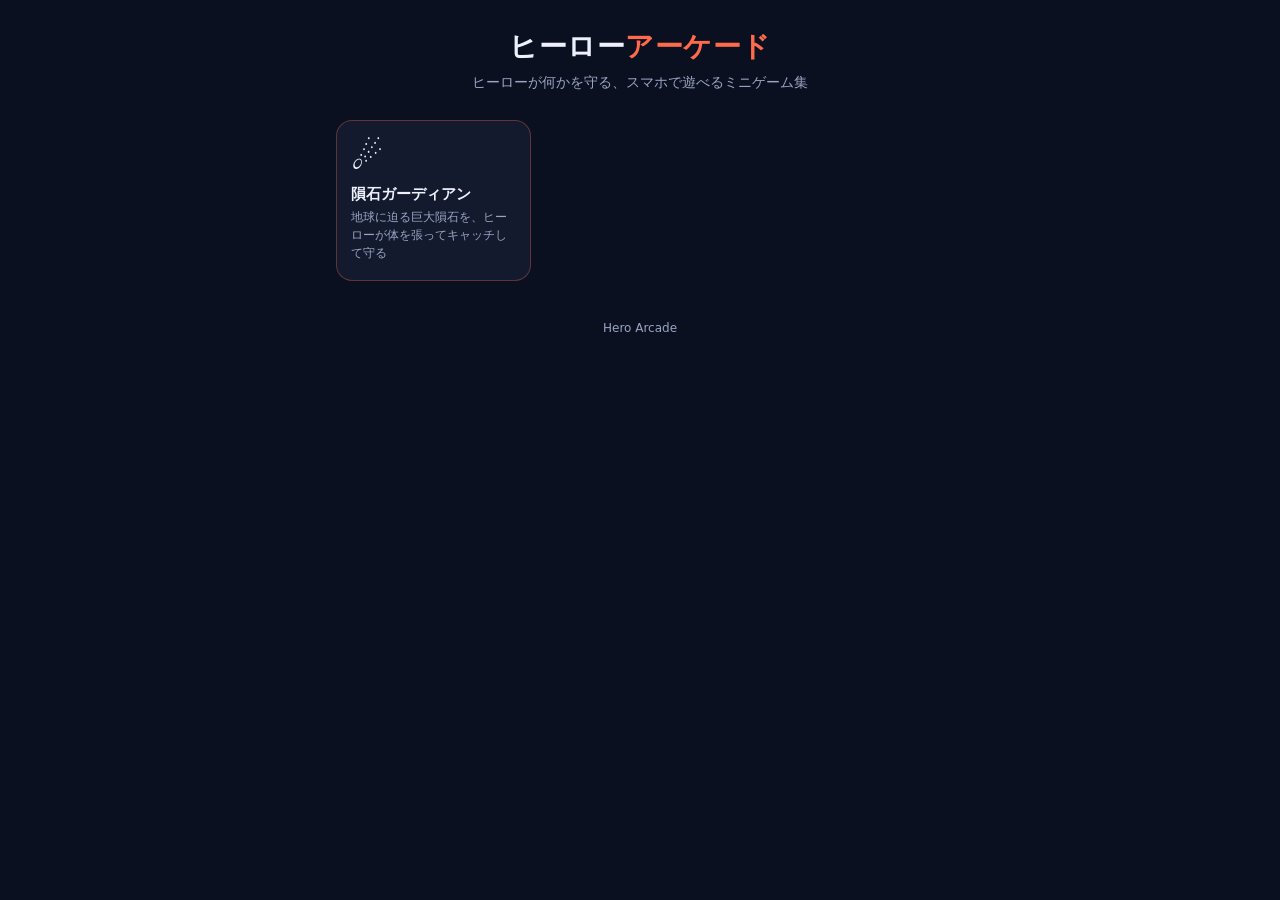
<file: index.html>
<!DOCTYPE html>
<html lang="ja">
<head>
  <meta charset="UTF-8">
  <meta name="viewport" content="width=device-width, initial-scale=1.0, viewport-fit=cover">
  <title>ヒーローアーケード</title>
  <meta name="description" content="ヒーローが何かを守る、スマホで遊べるミニゲーム集。">
  <link rel="icon" href="favicon.svg" type="image/svg+xml">
  <link rel="stylesheet" href="assets/css/base.css">
  <link rel="stylesheet" href="assets/css/hub.css">
</head>
<body>
  <header class="site-header">
    <h1 class="site-header__title">ヒーロー<span>アーケード</span></h1>
    <p class="site-header__tagline">ヒーローが何かを守る、スマホで遊べるミニゲーム集</p>
  </header>
  <div class="page">
    <div id="gameGrid" class="game-grid"></div>
    <p id="emptyNote" class="empty-note" hidden>準備中のゲームはまだありません。</p>
    <p class="site-footer">Hero Arcade</p>
  </div>
  <script src="assets/js/games-data.js"></script>
  <script src="assets/js/hub.js"></script>
</body>
</html>
</file>
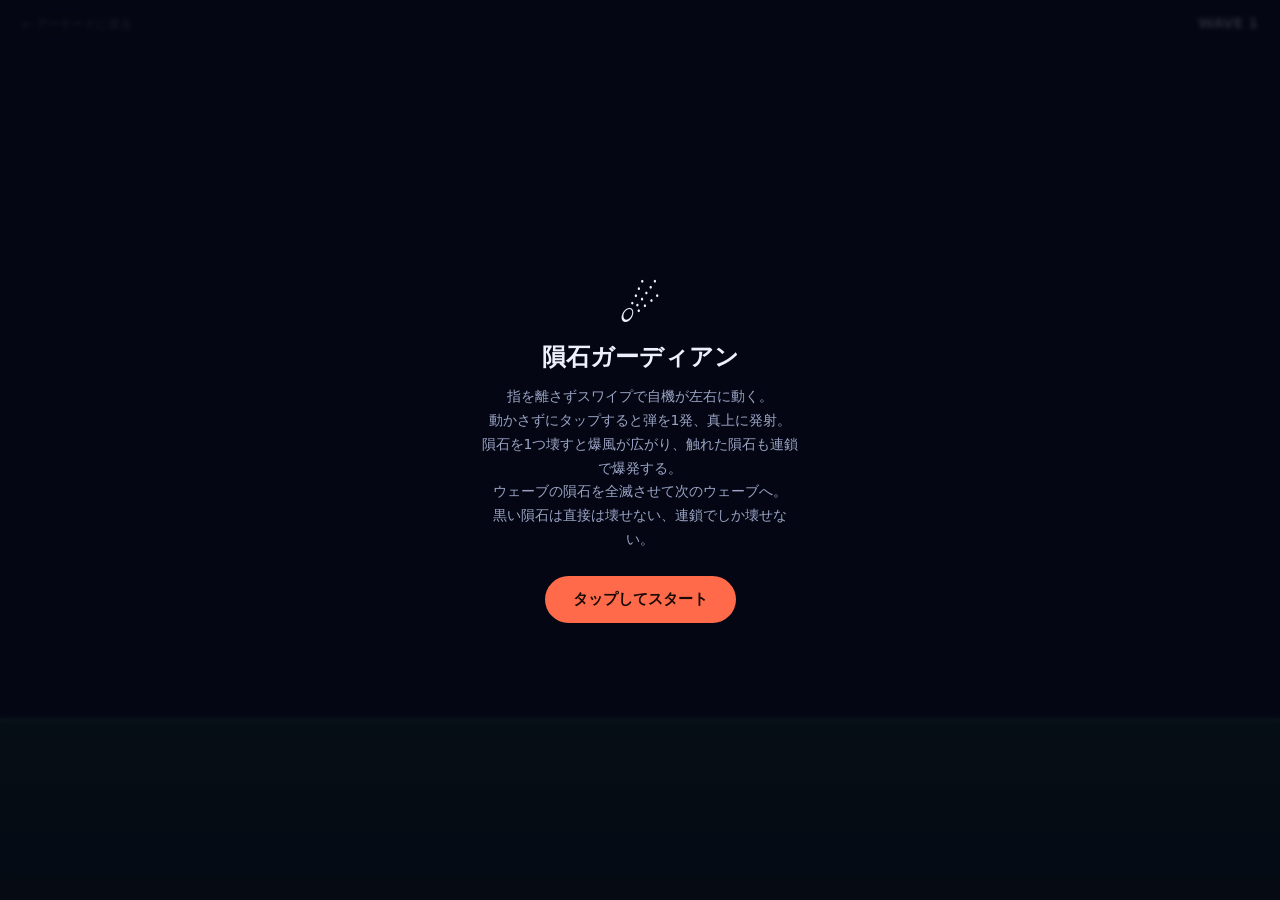
<file: games/meteor-guardian/index.html>
<!DOCTYPE html>
<html lang="ja">
<head>
  <meta charset="UTF-8">
  <meta name="viewport" content="width=device-width, initial-scale=1.0, maximum-scale=1.0, user-scalable=no, viewport-fit=cover">
  <title>隕石ガーディアン | ヒーローアーケード</title>
  <meta name="description" content="隕石を撃って連鎖爆発を起こし、ウェーブを全滅させて地球を守るシューティングパズル。">
  <link rel="icon" href="../../favicon.svg" type="image/svg+xml">
  <link rel="stylesheet" href="../../assets/css/base.css">
  <link rel="stylesheet" href="style.css">
</head>
<body>
  <div class="game-shell">
    <a class="back-link" href="../../">← アーケードに戻る</a>

    <div class="hud">
      <div class="hud__badge" id="hudWave">WAVE 1</div>
    </div>

    <canvas id="gameCanvas"></canvas>

    <div class="overlay" id="startOverlay">
      <p class="overlay__emoji">☄️</p>
      <h1 class="overlay__title">隕石ガーディアン</h1>
      <p class="overlay__text">
        指を離さずスワイプで自機が左右に動く。<br>
        動かさずにタップすると弾を1発、真上に発射。<br>
        隕石を1つ壊すと爆風が広がり、触れた隕石も連鎖で爆発する。<br>
        ウェーブの隕石を全滅させて次のウェーブへ。<br>
        黒い隕石は直接は壊せない、連鎖でしか壊せない。
      </p>
      <button class="overlay__button" id="startButton">タップしてスタート</button>
    </div>

    <div class="overlay" id="gameOverOverlay" hidden>
      <p class="overlay__emoji">🌍</p>
      <h1 class="overlay__title">ゲームオーバー</h1>
      <p class="overlay__result">WAVE <span id="finalScore">1</span></p>
      <p class="overlay__best">BEST WAVE <span id="bestScore">1</span></p>
      <button class="overlay__button" id="retryButton">もう一度あそぶ</button>
    </div>
  </div>

  <script src="game.js"></script>
</body>
</html>
</file>
<file: assets/css/base.css>
:root {
  --bg: #0b1020;
  --bg-card: #131a2e;
  --fg: #eef1fb;
  --fg-dim: #9aa4c4;
  --accent: #ff6b4a;
  --border: #232c47;
}

* {
  box-sizing: border-box;
}

[hidden] {
  display: none !important;
}

html, body {
  margin: 0;
  padding: 0;
  background: var(--bg);
  color: var(--fg);
  font-family: "Hiragino Sans", "Yu Gothic", system-ui, -apple-system, sans-serif;
  -webkit-tap-highlight-color: transparent;
}

a {
  color: inherit;
}

.page {
  max-width: 640px;
  margin: 0 auto;
  padding: 0 16px 40px;
}
</file>
<file: assets/css/hub.css>
.site-header {
  padding: 28px 16px 8px;
  text-align: center;
}

.site-header__title {
  font-size: 28px;
  font-weight: 800;
  margin: 0;
  letter-spacing: 0.02em;
}

.site-header__title span {
  color: var(--accent);
}

.site-header__tagline {
  color: var(--fg-dim);
  font-size: 14px;
  margin: 8px 0 0;
}

.game-grid {
  display: grid;
  grid-template-columns: repeat(auto-fill, minmax(150px, 1fr));
  gap: 12px;
  margin-top: 20px;
}

.game-card {
  display: block;
  text-decoration: none;
  background: var(--bg-card);
  border: 1px solid var(--border);
  border-radius: 16px;
  padding: 18px 14px;
  transition: transform 0.15s ease, border-color 0.15s ease;
}

.game-card:active {
  transform: scale(0.97);
}

.game-card__emoji {
  font-size: 36px;
  line-height: 1;
  display: block;
}

.game-card__title {
  font-size: 15px;
  font-weight: 700;
  margin: 10px 0 4px;
}

.game-card__tagline {
  font-size: 12px;
  color: var(--fg-dim);
  line-height: 1.5;
  margin: 0;
}

.empty-note {
  color: var(--fg-dim);
  font-size: 13px;
  text-align: center;
  margin-top: 40px;
}

.site-footer {
  text-align: center;
  color: var(--fg-dim);
  font-size: 12px;
  margin-top: 40px;
}
</file>
<file: games/meteor-guardian/style.css>
html, body {
  height: 100%;
  overflow: hidden;
}

.game-shell {
  position: relative;
  width: 100%;
  height: 100vh;
  height: 100dvh;
  background: #050714;
}

.back-link {
  position: absolute;
  top: max(10px, env(safe-area-inset-top));
  left: 12px;
  z-index: 5;
  font-size: 12px;
  color: var(--fg-dim);
  text-decoration: none;
  background: rgba(0, 0, 0, 0.35);
  padding: 6px 10px;
  border-radius: 999px;
}

#gameCanvas {
  display: block;
  width: 100%;
  height: 100%;
  touch-action: none;
}

.hud {
  position: absolute;
  top: max(10px, env(safe-area-inset-top));
  right: 12px;
  z-index: 5;
  display: flex;
  align-items: center;
  gap: 12px;
  pointer-events: none;
  font-weight: 700;
  font-size: 14px;
}

.hud__badge {
  background: rgba(0, 0, 0, 0.35);
  padding: 5px 10px;
  border-radius: 999px;
  font-variant-numeric: tabular-nums;
}

.overlay[hidden] {
  display: none;
}

.overlay {
  position: absolute;
  inset: 0;
  z-index: 10;
  display: flex;
  flex-direction: column;
  align-items: center;
  justify-content: center;
  text-align: center;
  padding: 24px;
  background: rgba(5, 7, 20, 0.86);
  backdrop-filter: blur(2px);
}

.overlay__emoji {
  font-size: 48px;
  margin: 0 0 8px;
}

.overlay__title {
  font-size: 24px;
  margin: 0 0 12px;
}

.overlay__text {
  color: var(--fg-dim);
  font-size: 14px;
  line-height: 1.7;
  margin: 0 0 24px;
  max-width: 320px;
}

.overlay__result {
  font-size: 20px;
  font-weight: 800;
  margin: 0;
}

.overlay__best {
  color: var(--fg-dim);
  font-size: 13px;
  margin: 6px 0 24px;
}

.overlay__button {
  appearance: none;
  border: none;
  background: var(--accent);
  color: #1a0a05;
  font-weight: 800;
  font-size: 15px;
  padding: 14px 28px;
  border-radius: 999px;
  cursor: pointer;
}

.overlay__button:active {
  transform: scale(0.97);
}
</file>
